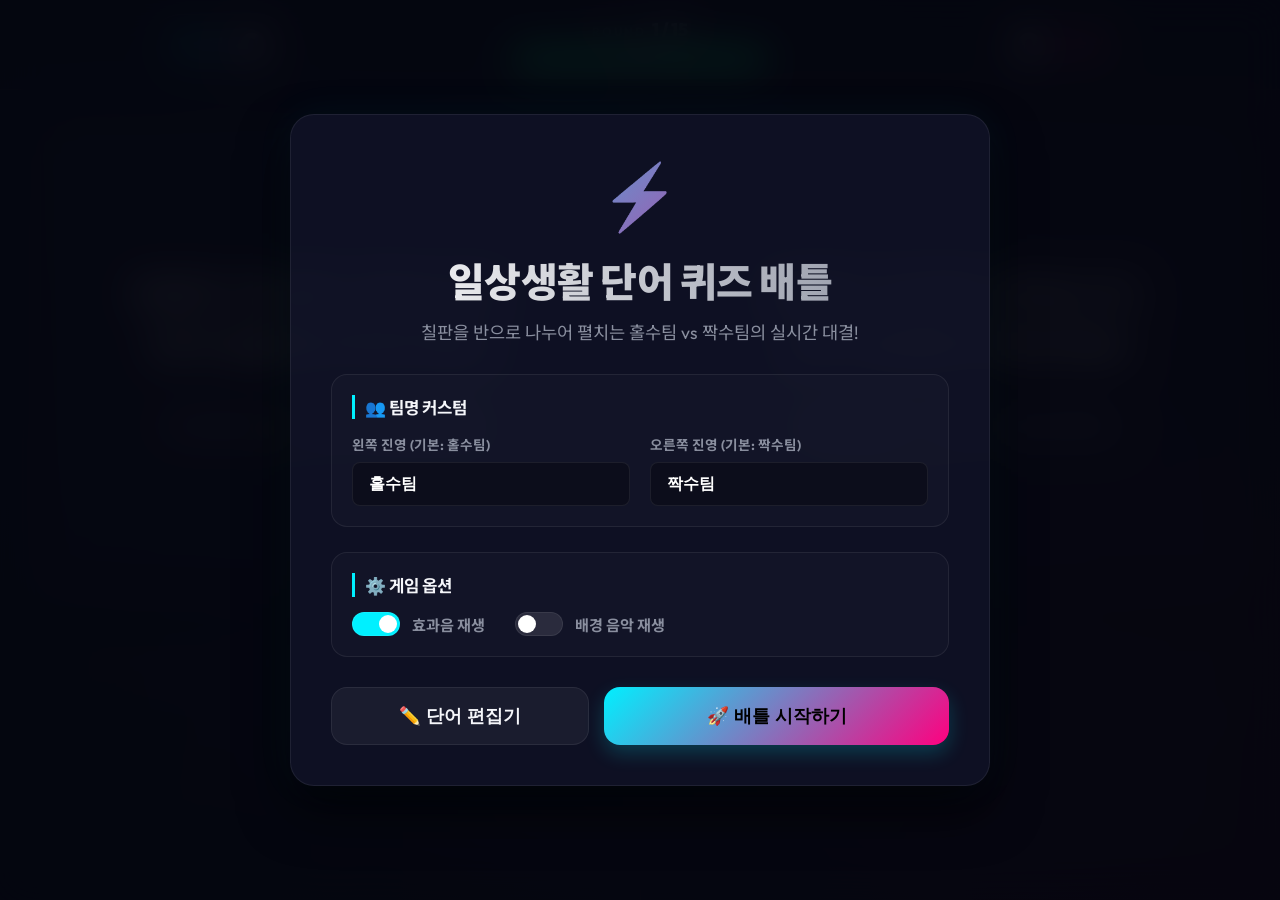
<file: index.html>
<!DOCTYPE html>
<html lang="ko">
<head>
  <meta charset="UTF-8">
  <meta name="viewport" content="width=device-width, initial-scale=1.0, maximum-scale=1.0, user-scalable=no">
  <title>가로세로 낱말 배틀 - 홀수팀 vs 짝수팀</title>
  <!-- 프리미엄 폰트: Outfit (영어/숫자) 및 Noto Sans KR (한국어) -->
  <link rel="preconnect" href="https://fonts.googleapis.com">
  <link rel="preconnect" href="https://fonts.gstatic.com" crossorigin>
  <link href="https://fonts.googleapis.com/css2?family=Noto+Sans+KR:wght@400;700;900&family=Outfit:wght@400;700;900&display=swap" rel="stylesheet">
  <link rel="stylesheet" href="style.css">
</head>
<body>

  <!-- 메인 게임 영역 -->
  <div class="game-container">
    
    <!-- 상단 대시보드 & 타이머 -->
    <header class="game-header">
      <!-- 홀수팀 정보 -->
      <div class="header-team odd-info">
        <div class="combo-badge" id="odd-combo">2 콤보! 🔥</div>
        <div class="score-display">
          <span class="score-label" id="odd-team-name-label">홀수팀</span>
          <span class="score-val" id="odd-score">0</span>
        </div>
      </div>

      <!-- 공통 타이머 & 라운드 -->
      <div class="timer-center-panel">
        <div class="timer-round-info">
          <span class="round-label">ROUND</span>
          <span class="round-num" id="timer-round-num">1 / 15</span>
        </div>
        <div class="timer-bar-container" id="timer-bar-container">
          <div class="timer-progress-fill" id="timer-progress-fill" style="width: 100%;"></div>
          <span class="timer-seconds-txt" id="timer-seconds">20</span>
        </div>
      </div>

      <!-- 짝수팀 정보 -->
      <div class="header-team even-info">
        <div class="score-display">
          <span class="score-val" id="even-score">0</span>
          <span class="score-label" id="even-team-name-label">짝수팀</span>
        </div>
        <div class="combo-badge" id="even-combo">2 콤보! 🔥</div>
      </div>
    </header>

    <!-- 2분할 게임 플레이 레이아웃 -->
    <main class="game-layout">
      
      <!-- [왼쪽] 홀수팀 진영 -->
      <section class="team-panel odd-panel" id="odd-panel">
        <div class="question-card">
          <div class="question-desc" id="odd-question-desc">문제가 이곳에 나타납니다. 먼저 정답을 맞혀보세요!</div>
          <div class="question-hint" id="odd-question-hint">초성 힌트: 🔒 (오답 시 잠금 해제)</div>
        </div>
        <div class="choices-grid" id="odd-choices-container">
          <!-- JS가 버튼 4개를 렌더링함 -->
        </div>
        <!-- 잠금/대기 오버레이 -->
        <div class="lock-overlay" id="odd-lock">
          <div class="lock-content">
            <div class="lock-icon">🔒</div>
            <div class="lock-msg">오답 패널티 발생!</div>
            <div class="lock-sub">잠시 동안 입력할 수 없습니다.</div>
            <div class="lock-time" id="odd-lock-time">2초</div>
          </div>
        </div>
      </section>

      <!-- [오른쪽] 짝수팀 진영 -->
      <section class="team-panel even-panel" id="even-panel">
        <div class="question-card">
          <div class="question-desc" id="even-question-desc">문제가 이곳에 나타납니다. 먼저 정답을 맞혀보세요!</div>
          <div class="question-hint" id="even-question-hint">초성 힌트: 🔒 (오답 시 잠금 해제)</div>
        </div>
        <div class="choices-grid" id="even-choices-container">
          <!-- JS가 버튼 4개를 렌더링함 -->
        </div>
        <!-- 잠금/대기 오버레이 -->
        <div class="lock-overlay" id="even-lock">
          <div class="lock-content">
            <div class="lock-icon">🔒</div>
            <div class="lock-msg">오답 패널티 발생!</div>
            <div class="lock-sub">잠시 동안 입력할 수 없습니다.</div>
            <div class="lock-time" id="even-lock-time">2초</div>
          </div>
        </div>
      </section>

    </main>
  </div>

  <!-- 모달 1: 로비 및 초기 설정 -->
  <div class="modal-overlay active" id="lobby-modal">
    <div class="lobby-card">
      <div class="lobby-header">
        <div class="lobby-icon">⚡</div>
        <h1 class="lobby-title">일상생활 단어 퀴즈 배틀</h1>
        <p class="lobby-subtitle">칠판을 반으로 나누어 펼치는 홀수팀 vs 짝수팀의 실시간 대결!</p>
      </div>

      <div class="lobby-body">
        <!-- 팀명 커스텀 입력 -->
        <div class="settings-group">
          <h3>👥 팀명 커스텀</h3>
          <div class="team-names-input">
            <div class="input-field odd-input-field">
              <label for="odd-name-input">왼쪽 진영 (기본: 홀수팀)</label>
              <input type="text" id="odd-name-input" placeholder="홀수팀" value="홀수팀">
            </div>
            <div class="input-field even-input-field">
              <label for="even-name-input">오른쪽 진영 (기본: 짝수팀)</label>
              <input type="text" id="even-name-input" placeholder="짝수팀" value="짝수팀">
            </div>
          </div>
        </div>

        <!-- 옵션 설정 -->
        <div class="settings-group">
          <h3>⚙️ 게임 옵션</h3>
          <div class="options-flex">
            <label class="toggle-switch">
              <input type="checkbox" id="sound-toggle" checked>
              <span class="slider"></span>
              <span class="toggle-label">효과음 재생</span>
            </label>
            <label class="toggle-switch">
              <input type="checkbox" id="bgm-toggle">
              <span class="slider"></span>
              <span class="toggle-label">배경 음악 재생</span>
            </label>
          </div>
        </div>
      </div>

      <div class="lobby-footer">
        <button class="btn btn-secondary btn-lg" id="open-editor-btn">✏️ 단어 편집기</button>
        <button class="btn btn-primary btn-lg" id="start-game-btn">🚀 배틀 시작하기</button>
      </div>
    </div>
  </div>

  <!-- 모달 2: 최종 대결 결과 -->
  <div class="modal-overlay" id="result-modal">
    <canvas id="confetti-canvas"></canvas>
    <div class="result-card">
      <div class="result-badge">GAME OVER</div>
      <h1 class="result-title" id="result-title">🏆 홀수팀 승리!</h1>
      <p class="result-description" id="result-description">홀수팀이 1200점으로 짝수팀(900점)을 꺾고 우승했습니다!</p>
      
      <div class="result-buttons">
        <button class="btn btn-secondary btn-lg" id="go-lobby-btn">🏠 처음으로</button>
        <button class="btn btn-primary btn-lg" id="restart-game-btn">🔄 다시 대결하기</button>
      </div>
    </div>
  </div>

  <!-- 모달 3: 퀴즈 편집기 -->
  <div class="modal-overlay" id="editor-modal">
    <div class="editor-card">
      <div class="editor-header">
        <h2>✏️ 일상 단어 퀴즈 편집기</h2>
        <p>게임에 출제될 퀴즈를 직접 추가하고 삭제할 수 있습니다.</p>
      </div>
      
      <!-- 퀴즈 추가 폼 -->
      <div class="editor-add-section">
        <div class="add-inputs">
          <input type="text" id="new-word" placeholder="정답 단어 (예: 수박)" maxlength="15">
          <input type="text" id="new-hint" placeholder="초성 힌트 (예: ㅅㅂ)" maxlength="10">
          <input type="text" id="new-desc" placeholder="문제 설명 (예: 여름에 먹는 줄무늬 과일)">
        </div>
        <button class="btn btn-primary" id="add-quiz-btn">추가하기</button>
      </div>

      <!-- 퀴즈 목록 테이블 -->
      <div class="editor-table-container">
        <div class="editor-table-header">
          <div class="editor-header-cell word-cell">정답 단어</div>
          <div class="editor-header-cell hint-cell">초성 힌트</div>
          <div class="editor-header-cell desc-cell">문제 설명</div>
          <div class="editor-header-cell action-cell">작업</div>
        </div>
        <div class="editor-table-body" id="editor-list-container">
          <!-- JS가 동적으로 목록을 생성함 -->
        </div>
      </div>

      <div class="editor-footer">
        <button class="btn btn-secondary btn-lg" id="close-editor-btn">닫기 및 적용</button>
      </div>
    </div>
  </div>

  <!-- 비즈니스 로직 연동 -->
  <script src="app.js"></script>
</body>
</html>
</file>
<file: style.css>
/* ==========================================================================
   1. Design System & CSS Variables
   ========================================================================== */
:root {
  --bg-dark: #080a16;
  --bg-card: rgba(20, 24, 46, 0.65);
  --bg-card-hover: rgba(30, 36, 68, 0.8);
  --border-glass: rgba(255, 255, 255, 0.07);
  
  /* Neon Colors */
  --neon-odd: #00f0ff;      /* Cyan */
  --neon-odd-glow: rgba(0, 240, 255, 0.35);
  --neon-even: #ff007f;     /* Pink/Red */
  --neon-even-glow: rgba(ff, 0, 127, 0.35);
  
  /* State Colors */
  --color-success: #00ff88;
  --color-error: #ff3860;
  --color-warning: #ffb800;
  --color-text: #f5f6fa;
  --color-muted: #8a8f9f;
  
  /* Layout */
  --border-radius-lg: 24px;
  --border-radius-md: 16px;
  --border-radius-sm: 8px;
  --font-family: 'Outfit', 'Noto Sans KR', sans-serif;
  
  /* Transitions */
  --transition-smooth: all 0.3s cubic-bezier(0.25, 0.8, 0.25, 1);
  --transition-fast: all 0.15s cubic-bezier(0.25, 0.8, 0.25, 1);
}

/* ==========================================================================
   2. Base Reset & Layout
   ========================================================================== */
* {
  margin: 0;
  padding: 0;
  box-sizing: border-box;
  user-select: none;
  -webkit-user-select: none;
  -webkit-tap-highlight-color: transparent;
}

body {
  font-family: var(--font-family);
  background-color: var(--bg-dark);
  background-image: 
    radial-gradient(at 0% 0%, rgba(0, 240, 255, 0.08) 0px, transparent 50%),
    radial-gradient(at 100% 100%, rgba(255, 0, 127, 0.08) 0px, transparent 50%),
    radial-gradient(at 50% 50%, rgba(15, 20, 45, 0.95) 0px, var(--bg-dark) 100%);
  color: var(--color-text);
  overflow: hidden;
  width: 100vw;
  height: 100vh;
}

.game-container {
  display: flex;
  flex-direction: column;
  width: 100%;
  height: 100%;
  position: relative;
}

/* ==========================================================================
   3. Header Dashboard
   ========================================================================== */
.game-header {
  height: 90px;
  background: rgba(8, 10, 22, 0.6);
  backdrop-filter: blur(12px);
  border-bottom: 1px solid var(--border-glass);
  display: grid;
  grid-template-columns: 1fr 320px 1fr;
  align-items: center;
  padding: 0 40px;
  z-index: 10;
}

/* Team Scoreboards */
.header-team {
  display: flex;
  align-items: center;
  gap: 20px;
}

.odd-info {
  justify-content: flex-start;
}

.even-info {
  justify-content: flex-end;
}

.score-display {
  display: flex;
  align-items: center;
  gap: 15px;
  background: rgba(255, 255, 255, 0.02);
  border: 1px solid var(--border-glass);
  padding: 8px 24px;
  border-radius: 50px;
  box-shadow: inset 0 2px 10px rgba(0, 0, 0, 0.2);
}

.score-label {
  font-size: 1.1rem;
  font-weight: 700;
  letter-spacing: 0.5px;
  text-shadow: 0 0 10px currentColor;
}

.odd-info .score-label {
  color: var(--neon-odd);
}

.even-info .score-label {
  color: var(--neon-even);
}

.score-val {
  font-family: 'Outfit', sans-serif;
  font-size: 2.2rem;
  font-weight: 900;
  color: var(--color-text);
  text-shadow: 0 0 15px rgba(255, 255, 255, 0.4);
}

/* Combo Badges */
.combo-badge {
  background: linear-gradient(135deg, #ff9900, #ff5500);
  color: white;
  padding: 6px 14px;
  border-radius: 20px;
  font-weight: 900;
  font-size: 0.9rem;
  box-shadow: 0 0 15px rgba(255, 85, 0, 0.4);
  opacity: 0;
  transform: scale(0.8);
  transition: var(--transition-smooth);
}

.combo-badge.active {
  opacity: 1;
  transform: scale(1);
  animation: bounce 0.6s infinite alternate;
}

/* Timer Center Panel */
.timer-center-panel {
  display: flex;
  flex-direction: column;
  align-items: center;
  gap: 6px;
}

.timer-round-info {
  display: flex;
  align-items: baseline;
  gap: 6px;
}

.round-label {
  font-size: 0.75rem;
  font-weight: 700;
  color: var(--color-muted);
  letter-spacing: 2px;
}

.round-num {
  font-family: 'Outfit', sans-serif;
  font-size: 1.1rem;
  font-weight: 900;
  color: var(--color-text);
}

.timer-bar-container {
  width: 260px;
  height: 24px;
  background: rgba(255, 255, 255, 0.05);
  border: 1px solid var(--border-glass);
  border-radius: 12px;
  overflow: hidden;
  position: relative;
  box-shadow: inset 0 2px 5px rgba(0, 0, 0, 0.5);
}

.timer-progress-fill {
  height: 100%;
  background-color: var(--color-success);
  transition: width 0.1s linear, background-color 0.3s ease;
  border-radius: 12px;
}

.timer-seconds-txt {
  position: absolute;
  top: 50%;
  left: 50%;
  transform: translate(-50%, -50%);
  font-family: 'Outfit', sans-serif;
  font-size: 0.85rem;
  font-weight: 900;
  color: white;
  text-shadow: 0 1px 3px rgba(0, 0, 0, 0.8);
}

/* Warning pulses for last 5 seconds */
.timer-bar-container.warning-pulse {
  animation: timer-pulse 1s infinite;
}

/* ==========================================================================
   4. Game Layout (Split Screen)
   ========================================================================== */
.game-layout {
  flex-grow: 1;
  display: flex;
  width: 100%;
  height: calc(100vh - 90px);
}

.team-panel {
  flex: 1;
  height: 100%;
  display: flex;
  flex-direction: column;
  justify-content: space-between;
  padding: 40px;
  position: relative;
}

.odd-panel {
  border-right: 1px solid var(--border-glass);
  background: linear-gradient(135deg, rgba(8, 12, 30, 0.6) 0%, transparent 100%);
}

.even-panel {
  background: linear-gradient(225deg, rgba(30, 8, 20, 0.4) 0%, transparent 100%);
}

/* Question Cards */
.question-card {
  flex-grow: 1;
  background: var(--bg-card);
  backdrop-filter: blur(16px);
  border: 1px solid var(--border-glass);
  border-radius: var(--border-radius-lg);
  padding: 30px;
  display: flex;
  flex-direction: column;
  justify-content: center;
  align-items: center;
  text-align: center;
  margin-bottom: 30px;
  box-shadow: 0 15px 35px rgba(0, 0, 0, 0.3);
  transition: var(--transition-smooth);
}

.odd-panel .question-card {
  box-shadow: 0 15px 35px rgba(0, 0, 0, 0.3), 0 0 20px rgba(0, 240, 255, 0.05);
  border-color: rgba(0, 240, 255, 0.15);
}

.even-panel .question-card {
  box-shadow: 0 15px 35px rgba(0, 0, 0, 0.3), 0 0 20px rgba(255, 0, 127, 0.05);
  border-color: rgba(255, 0, 127, 0.15);
}

.question-desc {
  font-size: 2.2rem;
  font-weight: 700;
  line-height: 1.5;
  margin-bottom: 25px;
  max-width: 90%;
  color: #fff;
  text-shadow: 0 2px 10px rgba(0, 0, 0, 0.5);
  word-break: keep-all;
}

.question-hint {
  font-size: 1.4rem;
  font-weight: 700;
  color: var(--color-muted);
  background: rgba(255, 255, 255, 0.03);
  padding: 10px 24px;
  border-radius: 30px;
  border: 1px dashed rgba(255, 255, 255, 0.1);
  transition: var(--transition-smooth);
}

.question-hint.revealed {
  color: var(--color-warning);
  border-color: var(--color-warning);
  background: rgba(255, 184, 0, 0.05);
  text-shadow: 0 0 10px rgba(255, 184, 0, 0.2);
  animation: bounce 0.4s ease;
}

/* Choices Grid */
.choices-grid {
  display: grid;
  grid-template-columns: 1fr 1fr;
  gap: 20px;
  height: 240px;
  width: 100%;
}

.choice-btn {
  background: var(--bg-card);
  backdrop-filter: blur(12px);
  border: 1px solid var(--border-glass);
  border-radius: var(--border-radius-md);
  color: var(--color-text);
  font-size: 1.8rem;
  font-weight: 700;
  cursor: pointer;
  transition: var(--transition-fast);
  box-shadow: 0 8px 16px rgba(0, 0, 0, 0.2);
  touch-action: manipulation;
  display: flex;
  justify-content: center;
  align-items: center;
  padding: 10px;
}

/* Odd/Left Team Buttons Hover */
.odd-panel .choice-btn:hover {
  background: var(--bg-card-hover);
  border-color: var(--neon-odd);
  box-shadow: 0 0 20px var(--neon-odd-glow), 0 8px 24px rgba(0, 0, 0, 0.3);
  transform: translateY(-3px);
}

.odd-panel .choice-btn:active {
  transform: translateY(1px);
  background: rgba(0, 240, 255, 0.15);
}

/* Even/Right Team Buttons Hover */
.even-panel .choice-btn:hover {
  background: var(--bg-card-hover);
  border-color: var(--neon-even);
  box-shadow: 0 0 20px var(--neon-even-glow), 0 8px 24px rgba(0, 0, 0, 0.3);
  transform: translateY(-3px);
}

.even-panel .choice-btn:active {
  transform: translateY(1px);
  background: rgba(255, 0, 127, 0.15);
}

/* Correct / Wrong States Animation */
.choice-btn.correct-flash {
  animation: correct-pulse 0.5s ease 3 alternate;
  background-color: var(--color-success) !important;
  border-color: var(--color-success) !important;
  color: #000 !important;
  box-shadow: 0 0 30px rgba(0, 255, 136, 0.6) !important;
  pointer-events: none;
}

.choice-btn.wrong-flash {
  animation: wrong-shake 0.4s ease-in-out;
  background-color: var(--color-error) !important;
  border-color: var(--color-error) !important;
  box-shadow: 0 0 30px rgba(255, 56, 96, 0.4) !important;
  opacity: 0.5;
  pointer-events: none;
}

/* ==========================================================================
   5. Penalty & Wait Overlay
   ========================================================================== */
.lock-overlay {
  position: absolute;
  top: 0;
  left: 0;
  width: 100%;
  height: 100%;
  background: rgba(8, 10, 22, 0.85);
  backdrop-filter: blur(8px);
  display: flex;
  justify-content: center;
  align-items: center;
  z-index: 5;
  border-radius: var(--border-radius-lg);
  opacity: 0;
  pointer-events: none;
  transition: opacity 0.3s ease;
}

.lock-overlay.active {
  opacity: 1;
  pointer-events: all;
}

.lock-content {
  text-align: center;
  transform: scale(0.9);
  transition: var(--transition-smooth);
}

.lock-overlay.active .lock-content {
  transform: scale(1);
}

.lock-icon {
  font-size: 5rem;
  margin-bottom: 20px;
  animation: pulse-glow 1.5s infinite;
}

.lock-msg {
  font-size: 2.2rem;
  font-weight: 900;
  color: var(--color-error);
  margin-bottom: 10px;
}

.lock-sub {
  font-size: 1.2rem;
  color: var(--color-muted);
  margin-bottom: 15px;
}

.lock-time {
  font-family: 'Outfit', sans-serif;
  font-size: 3rem;
  font-weight: 900;
  color: #fff;
  text-shadow: 0 0 15px rgba(255, 255, 255, 0.5);
}

/* ==========================================================================
   6. Modals & Screens (Lobby, Result, Editor)
   ========================================================================== */
.modal-overlay {
  position: fixed;
  top: 0;
  left: 0;
  width: 100vw;
  height: 100vh;
  background: rgba(5, 6, 15, 0.9);
  backdrop-filter: blur(20px);
  display: flex;
  justify-content: center;
  align-items: center;
  z-index: 100;
  opacity: 0;
  pointer-events: none;
  transition: opacity 0.4s ease;
}

.modal-overlay.active {
  opacity: 1;
  pointer-events: all;
}

/* Lobby Card */
.lobby-card {
  background: var(--bg-card);
  border: 1px solid var(--border-glass);
  box-shadow: 0 25px 50px rgba(0, 0, 0, 0.6), 0 0 40px rgba(0, 240, 255, 0.05);
  border-radius: var(--border-radius-lg);
  width: 700px;
  max-width: 90%;
  padding: 40px;
  transform: translateY(20px) scale(0.95);
  transition: transform 0.4s cubic-bezier(0.25, 0.8, 0.25, 1);
  text-align: center;
}

.modal-overlay.active .lobby-card {
  transform: translateY(0) scale(1);
}

.lobby-icon {
  font-size: 4rem;
  margin-bottom: 15px;
  background: linear-gradient(135deg, var(--neon-odd), var(--neon-even));
  -webkit-background-clip: text;
  -webkit-text-fill-color: transparent;
  animation: pulse-glow 2s infinite;
}

.lobby-title {
  font-size: 2.5rem;
  font-weight: 900;
  letter-spacing: -0.5px;
  margin-bottom: 10px;
  background: linear-gradient(to right, #ffffff, #8a8f9f);
  -webkit-background-clip: text;
  -webkit-text-fill-color: transparent;
}

.lobby-subtitle {
  font-size: 1.1rem;
  color: var(--color-muted);
  margin-bottom: 30px;
}

.settings-group {
  margin-bottom: 25px;
  text-align: left;
  background: rgba(255, 255, 255, 0.02);
  border: 1px solid var(--border-glass);
  padding: 20px;
  border-radius: var(--border-radius-md);
}

.settings-group h3 {
  font-size: 1.05rem;
  font-weight: 700;
  margin-bottom: 15px;
  color: var(--color-text);
  border-left: 3px solid var(--neon-odd);
  padding-left: 10px;
}

/* Team custom name input */
.team-names-input {
  display: grid;
  grid-template-columns: 1fr 1fr;
  gap: 20px;
}

.input-field {
  display: flex;
  flex-direction: column;
  gap: 8px;
}

.input-field label {
  font-size: 0.85rem;
  color: var(--color-muted);
  font-weight: 700;
}

.input-field input {
  background: rgba(0, 0, 0, 0.3);
  border: 1px solid var(--border-glass);
  border-radius: var(--border-radius-sm);
  padding: 12px 16px;
  color: #fff;
  font-size: 1rem;
  font-weight: 700;
  outline: none;
  transition: var(--transition-fast);
}

.odd-input-field input:focus {
  border-color: var(--neon-odd);
  box-shadow: 0 0 10px rgba(0, 240, 255, 0.2);
}

.even-input-field input:focus {
  border-color: var(--neon-even);
  box-shadow: 0 0 10px rgba(255, 0, 127, 0.2);
}

/* Options Switch Toggles */
.options-flex {
  display: flex;
  gap: 30px;
}

.toggle-switch {
  display: flex;
  align-items: center;
  gap: 12px;
  cursor: pointer;
}

.toggle-switch input {
  display: none;
}

.slider {
  width: 48px;
  height: 24px;
  background-color: rgba(255, 255, 255, 0.1);
  border-radius: 34px;
  position: relative;
  transition: var(--transition-fast);
  border: 1px solid var(--border-glass);
}

.slider:before {
  content: "";
  position: absolute;
  height: 18px;
  width: 18px;
  left: 2px;
  bottom: 2px;
  background-color: white;
  border-radius: 50%;
  transition: var(--transition-fast);
}

.toggle-switch input:checked + .slider {
  background-color: var(--neon-odd);
}

.toggle-switch input:checked + .slider:before {
  transform: translateX(24px);
}

.toggle-label {
  font-size: 0.95rem;
  font-weight: 700;
  color: var(--color-muted);
}

.lobby-footer {
  display: flex;
  gap: 15px;
  margin-top: 30px;
}

/* ==========================================================================
   Buttons
   ========================================================================== */
.btn {
  border: none;
  border-radius: var(--border-radius-md);
  font-weight: 700;
  cursor: pointer;
  display: inline-flex;
  justify-content: center;
  align-items: center;
  transition: var(--transition-fast);
  outline: none;
}

.btn-lg {
  padding: 16px 32px;
  font-size: 1.1rem;
}

.btn-primary {
  background: linear-gradient(135deg, var(--neon-odd) 0%, var(--neon-even) 100%);
  color: #000;
  flex-grow: 2;
  box-shadow: 0 8px 20px rgba(0, 240, 255, 0.2);
}

.btn-primary:hover {
  transform: translateY(-2px);
  box-shadow: 0 12px 25px rgba(0, 240, 255, 0.35);
  filter: brightness(1.1);
}

.btn-primary:active {
  transform: translateY(1px);
}

.btn-secondary {
  background: rgba(255, 255, 255, 0.05);
  border: 1px solid var(--border-glass);
  color: var(--color-text);
  flex-grow: 1;
}

.btn-secondary:hover {
  background: rgba(255, 255, 255, 0.1);
  border-color: rgba(255, 255, 255, 0.2);
  transform: translateY(-2px);
}

.btn-secondary:active {
  transform: translateY(1px);
}

.btn-danger {
  background: rgba(255, 56, 96, 0.15);
  border: 1px solid rgba(255, 56, 96, 0.3);
  color: var(--color-error);
  padding: 6px 12px;
  border-radius: var(--border-radius-sm);
  font-size: 0.85rem;
}

.btn-danger:hover {
  background: var(--color-error);
  color: #fff;
}

/* ==========================================================================
   7. Result Screen Card
   ========================================================================== */
.result-card {
  background: var(--bg-card);
  border: 1px solid var(--border-glass);
  border-radius: var(--border-radius-lg);
  padding: 50px;
  width: 600px;
  text-align: center;
  position: relative;
  z-index: 102;
  box-shadow: 0 30px 60px rgba(0, 0, 0, 0.7);
  transform: scale(0.9);
  transition: transform 0.4s cubic-bezier(0.25, 0.8, 0.25, 1);
}

.modal-overlay.active .result-card {
  transform: scale(1);
}

#confetti-canvas {
  position: absolute;
  top: 0;
  left: 0;
  width: 100%;
  height: 100%;
  pointer-events: none;
  z-index: 101;
}

.result-badge {
  display: inline-block;
  background: rgba(255, 255, 255, 0.05);
  border: 1px solid var(--border-glass);
  padding: 6px 16px;
  border-radius: 20px;
  font-size: 0.8rem;
  font-weight: 700;
  letter-spacing: 2px;
  color: var(--color-muted);
  margin-bottom: 25px;
}

.result-title {
  font-size: 3.2rem;
  font-weight: 900;
  margin-bottom: 15px;
  text-shadow: 0 0 20px currentColor;
}

/* Winner specific color scheme override */
.odd-win .result-title {
  color: var(--neon-odd);
}

.even-win .result-title {
  color: var(--neon-even);
}

.draw-win .result-title {
  color: var(--color-warning);
}

.result-description {
  font-size: 1.3rem;
  color: var(--color-text);
  line-height: 1.6;
  margin-bottom: 40px;
}

.result-buttons {
  display: flex;
  gap: 20px;
}

/* ==========================================================================
   8. Quiz Editor Panel
   ========================================================================== */
.editor-card {
  background: var(--bg-dark);
  border: 1px solid var(--border-glass);
  box-shadow: 0 25px 50px rgba(0, 0, 0, 0.6);
  border-radius: var(--border-radius-lg);
  width: 900px;
  height: 80vh;
  max-width: 95%;
  padding: 40px;
  display: flex;
  flex-direction: column;
  transform: translateY(20px);
  transition: transform 0.3s ease;
}

.modal-overlay.active .editor-card {
  transform: translateY(0);
}

.editor-header {
  margin-bottom: 25px;
}

.editor-header h2 {
  font-size: 1.8rem;
  font-weight: 900;
  margin-bottom: 6px;
  color: #fff;
}

.editor-header p {
  color: var(--color-muted);
  font-size: 0.95rem;
}

.editor-add-section {
  background: rgba(255, 255, 255, 0.02);
  border: 1px solid var(--border-glass);
  border-radius: var(--border-radius-md);
  padding: 20px;
  margin-bottom: 25px;
  display: flex;
  gap: 15px;
  align-items: flex-end;
}

.add-inputs {
  flex-grow: 1;
  display: grid;
  grid-template-columns: 1fr 1fr 2fr;
  gap: 15px;
}

.add-inputs input {
  background: rgba(0, 0, 0, 0.3);
  border: 1px solid var(--border-glass);
  border-radius: var(--border-radius-sm);
  padding: 12px;
  color: #fff;
  font-size: 0.95rem;
  outline: none;
  font-weight: 700;
}

.add-inputs input:focus {
  border-color: var(--neon-odd);
}

.editor-add-section .btn {
  padding: 12px 24px;
  height: 46px;
}

/* Scrollable Table */
.editor-table-container {
  flex-grow: 1;
  border: 1px solid var(--border-glass);
  border-radius: var(--border-radius-md);
  overflow: hidden;
  display: flex;
  flex-direction: column;
  background: rgba(0, 0, 0, 0.2);
  margin-bottom: 25px;
}

.editor-table-header {
  display: grid;
  grid-template-columns: 150px 120px 1fr 100px;
  background: rgba(255, 255, 255, 0.04);
  border-bottom: 1px solid var(--border-glass);
  font-weight: 700;
  font-size: 0.9rem;
  color: var(--color-muted);
}

.editor-header-cell {
  padding: 12px 16px;
  text-align: left;
}

.editor-table-body {
  overflow-y: auto;
  flex-grow: 1;
}

.editor-row {
  display: grid;
  grid-template-columns: 150px 120px 1fr 100px;
  border-bottom: 1px solid rgba(255, 255, 255, 0.03);
  align-items: center;
}

.editor-row:hover {
  background: rgba(255, 255, 255, 0.01);
}

.editor-cell {
  padding: 12px 16px;
  font-size: 0.95rem;
  color: var(--color-text);
  overflow: hidden;
  text-overflow: ellipsis;
  white-space: nowrap;
}

.word-cell {
  font-weight: 700;
  color: var(--neon-odd);
}

.hint-cell {
  font-family: 'Outfit', sans-serif;
  color: var(--color-warning);
}

.desc-cell {
  white-space: normal;
  line-height: 1.4;
}

.action-cell {
  display: flex;
  justify-content: center;
}

.editor-footer {
  display: flex;
  justify-content: flex-end;
}

.editor-footer .btn {
  padding: 12px 30px;
}

/* ==========================================================================
   9. Keyframe Animations
   ========================================================================== */
@keyframes pulse-glow {
  0% { transform: scale(1); filter: drop-shadow(0 0 5px rgba(0, 240, 255, 0.2)); }
  50% { transform: scale(1.05); filter: drop-shadow(0 0 15px rgba(255, 0, 127, 0.4)); }
  100% { transform: scale(1); filter: drop-shadow(0 0 5px rgba(0, 240, 255, 0.2)); }
}

@keyframes bounce {
  0% { transform: scale(1); }
  100% { transform: scale(1.08); }
}

@keyframes timer-pulse {
  0%, 100% { box-shadow: inset 0 2px 5px rgba(0,0,0,0.5); }
  50% { box-shadow: inset 0 2px 5px rgba(0,0,0,0.5), 0 0 15px rgba(255, 56, 96, 0.5); border-color: var(--color-error); }
}

@keyframes correct-pulse {
  0% { transform: scale(1); }
  100% { transform: scale(1.04); }
}

@keyframes wrong-shake {
  0%, 100% { transform: translateX(0); }
  20%, 60% { transform: translateX(-8px); }
  40%, 80% { transform: translateX(8px); }
}

/* Screen Size responsiveness adjustments for tablets / smaller displays */
@media (max-width: 1024px) {
  .question-desc {
    font-size: 1.6rem;
  }
  .choice-btn {
    font-size: 1.4rem;
  }
  .game-header {
    padding: 0 20px;
    grid-template-columns: 1fr 240px 1fr;
  }
  .timer-bar-container {
    width: 180px;
  }
}
</file>
